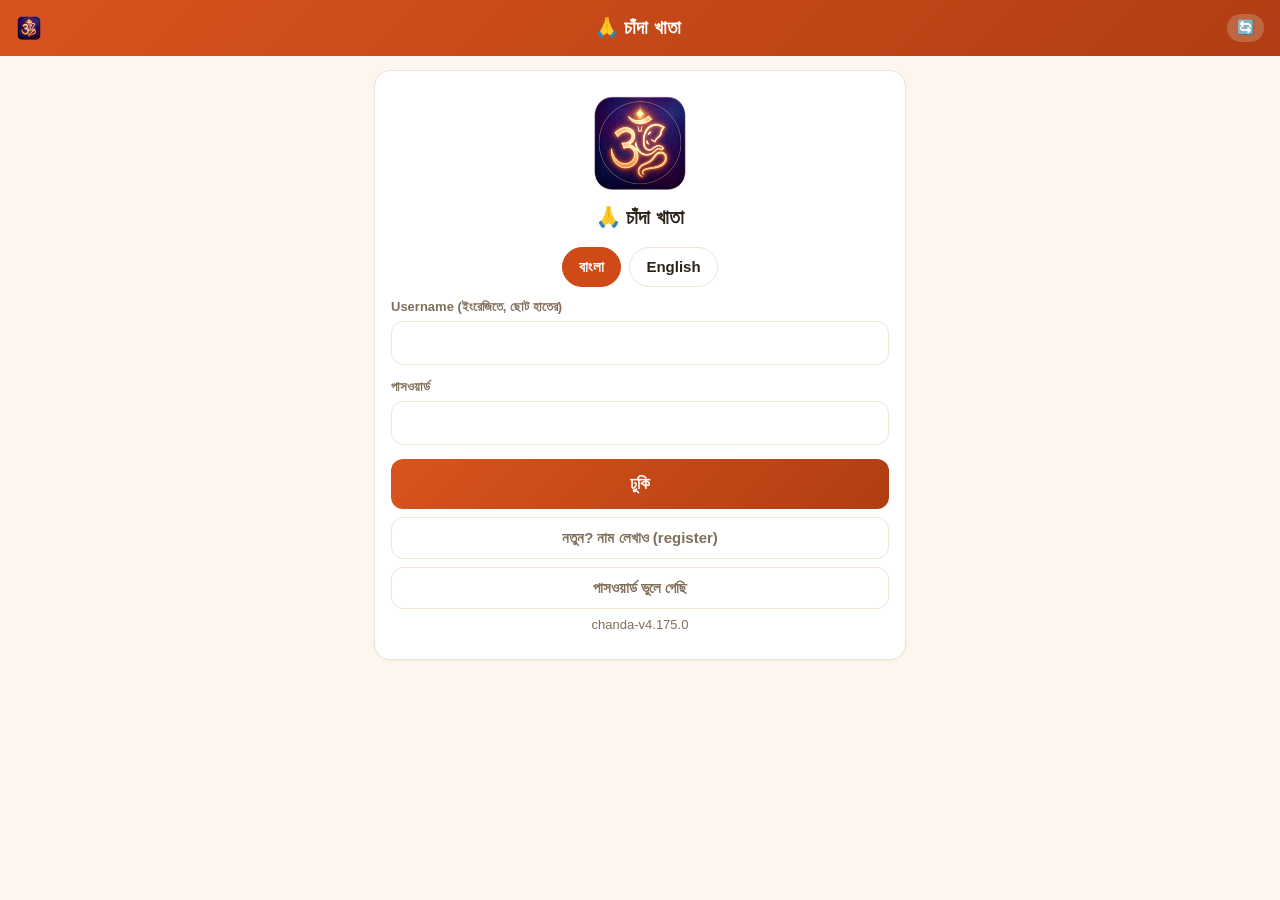
<file: index.html>
<!DOCTYPE html>
<html lang="bn">
<head>
<meta charset="utf-8">
<meta name="viewport" content="width=device-width, initial-scale=1, viewport-fit=cover">
<meta name="theme-color" content="#d9531e">
<title>চাঁদা খাতা — Ganesh Puja</title>
<link rel="manifest" href="manifest.webmanifest">
<link rel="icon" href="icons/icon-192.png" type="image/png">
<!-- A66 (audit 2.16): iOS. Four gaps, each of which cost an iPhone collector
     something real.
     · apple-touch-icon pointed at the 512px PNG — 316 KB downloaded for a
       home-screen icon, and WITH an alpha channel, which iOS composites onto
       BLACK before applying its own squircle mask. A flattened 180×180 on the
       tile's own colour is 48 KB and lands the way it was drawn.
     · without apple-mobile-web-app-capable, iOS Safari never runs this
       standalone: an "installed" icon just reopens a browser tab, with the
       address bar eating a line of a small screen.
     · black-translucent lets the saffron header run under the status bar. Safe
       because the CSS already pads with env(safe-area-inset-top) — with a
       plain `default` the phone draws a white strip above an orange header.
     · a home-screen label of "চাঁদা খাতা — Ganesh Puja" is truncated to
       nonsense; apple-mobile-web-app-title gives it the short name. -->
<link rel="apple-touch-icon" sizes="180x180" href="icons/apple-touch-icon.png">
<meta name="apple-mobile-web-app-capable" content="yes">
<meta name="apple-mobile-web-app-status-bar-style" content="black-translucent">
<meta name="apple-mobile-web-app-title" content="চাঁদা খাতা">
<meta name="mobile-web-app-capable" content="yes">
<link rel="stylesheet" href="css/style.css">
</head>
<body>
<header>
  <img id="app-logo" src="icons/icon-192.png" alt="" width="26" height="26" style="border-radius:7px;vertical-align:middle;margin-right:7px">
  <span id="app-title">🙏 চাঁদা খাতা</span>
  <span class="hdr-right">
    <!-- A144: the 👁️ curtain. Lives in the HEADER on purpose — a curtain whose
         state you cannot see from every screen is a curtain somebody forgets is
         drawn, and then spends an afternoon looking for missing money. Hidden
         unless this person can see a confidential kind at all. -->
    <button id="hdr-curtain" type="button" hidden>👁️</button>
    <button id="hdr-refresh" type="button">🔄</button>
    <span id="sync-badge" class="badge ok">✅</span>
  </span>
</header>
<div id="training-bar" role="status" style="display:none"></div>
<div id="net-bar" role="status" style="display:none"></div>
<main id="view"></main>
<nav id="bottomnav">
  <button data-nav="home">🏠<span>হোম</span></button>
  <button data-nav="list">📒<span>খাতা</span></button>
  <button data-nav="report">📊<span>রিপোর্ট</span></button>
  <button data-nav="messages">💬<span>বার্তা</span><i class="nav-dot" id="msg-dot" hidden></i></button>
  <!-- A153: the অনুষ্ঠান gets its own tab, holding everything about it. Hidden
       unless the committee is running one AND this person is on it — see
       programTabOn(). Its label comes from t('nav_program'). -->
  <button data-nav="program" hidden>🎭<span>অনুষ্ঠান</span></button>
  <button data-nav="settings">⚙️<span>সেটিংস</span></button>
</nav>
<script src="js/config.js"></script>
<script src="js/i18n.js"></script>
<script src="js/numparse.js"></script>
<script src="js/aggregate.js"></script>
<script src="js/db.js"></script>
<script src="js/auth.js"></script>
<script src="js/help.js"></script>
<script src="js/voice.js"></script>
<script src="js/sync.js"></script>
<script src="js/lists.js"></script>
<script src="js/app.js"></script>
</body>
</html>
</file>
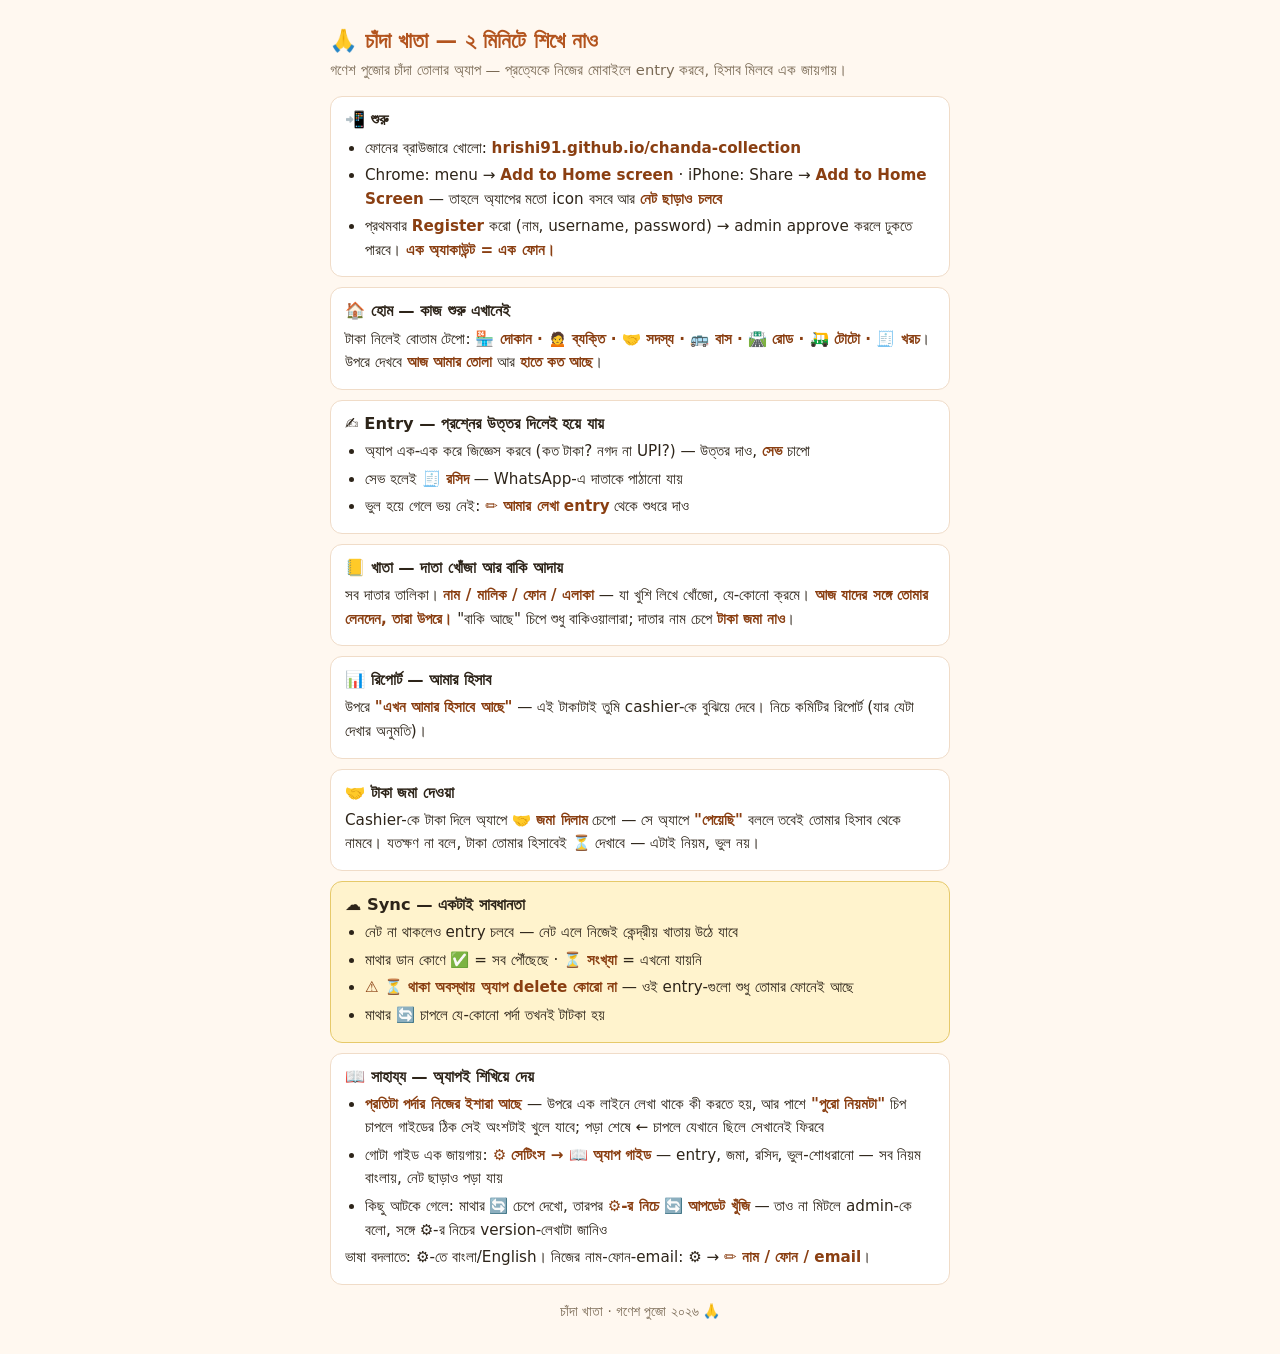
<file: docs/user-guide/quick-intro.html>
<!doctype html>
<html lang="bn">
<head>
<meta charset="utf-8">
<meta name="viewport" content="width=device-width, initial-scale=1">
<title>চাঁদা খাতা — ২ মিনিটে শিখে নাও</title>
<style>
  body { font-family: "Noto Sans Bengali", system-ui, sans-serif; margin: 0; padding: 16px;
         background: #fff8f0; color: #2d2419; line-height: 1.55; }
  main { max-width: 620px; margin: 0 auto; }
  h1 { font-size: 1.35rem; margin: 8px 0 2px; color: #b3541e; }
  .sub { color: #7a6a55; font-size: .92rem; margin-bottom: 14px; }
  section { background: #fff; border: 1px solid #f0dcc8; border-radius: 12px;
            padding: 10px 14px; margin: 10px 0; }
  h2 { font-size: 1.02rem; margin: 0 0 4px; }
  p, li { font-size: .95rem; margin: 4px 0; }
  ul { margin: 4px 0; padding-left: 20px; }
  b { color: #8a3f12; }
  .warn { background: #fff3cd; border-color: #e6c96a; }
  .foot { text-align: center; color: #7a6a55; font-size: .85rem; margin: 16px 0; }
  @media print { body { background: #fff; } section { break-inside: avoid; } }
</style>
</head>
<body>
<main>
<h1>🙏 চাঁদা খাতা — ২ মিনিটে শিখে নাও</h1>
<div class="sub">গণেশ পুজোর চাঁদা তোলার অ্যাপ — প্রত্যেকে নিজের মোবাইলে entry করবে, হিসাব মিলবে এক জায়গায়।</div>

<section>
<h2>📲 শুরু</h2>
<ul>
<li>ফোনের ব্রাউজারে খোলো: <b>hrishi91.github.io/chanda-collection</b></li>
<li>Chrome: menu → <b>Add to Home screen</b> · iPhone: Share → <b>Add to Home Screen</b> — তাহলে অ্যাপের মতো icon বসবে আর <b>নেট ছাড়াও চলবে</b></li>
<li>প্রথমবার <b>Register</b> করো (নাম, username, password) → admin approve করলে ঢুকতে পারবে। <b>এক অ্যাকাউন্ট = এক ফোন।</b></li>
</ul>
</section>

<section>
<h2>🏠 হোম — কাজ শুরু এখানেই</h2>
<p>টাকা নিলেই বোতাম টেপো: <b>🏪 দোকান · 🙍 ব্যক্তি · 🤝 সদস্য · 🚌 বাস · 🛣️ রোড · 🛺 টোটো · 🧾 খরচ</b>। উপরে দেখবে <b>আজ আমার তোলা</b> আর <b>হাতে কত আছে</b>।</p>
</section>

<section>
<h2>✍️ Entry — প্রশ্নের উত্তর দিলেই হয়ে যায়</h2>
<ul>
<li>অ্যাপ এক-এক করে জিজ্ঞেস করবে (কত টাকা? নগদ না UPI?) — উত্তর দাও, <b>সেভ</b> চাপো</li>
<li>সেভ হলেই <b>🧾 রসিদ</b> — WhatsApp-এ দাতাকে পাঠানো যায়</li>
<li>ভুল হয়ে গেলে ভয় নেই: <b>✏️ আমার লেখা entry</b> থেকে শুধরে দাও</li>
</ul>
</section>

<section>
<h2>📒 খাতা — দাতা খোঁজা আর বাকি আদায়</h2>
<p>সব দাতার তালিকা। <b>নাম / মালিক / ফোন / এলাকা</b> — যা খুশি লিখে খোঁজো, যে-কোনো ক্রমে। <b>আজ যাদের সঙ্গে তোমার লেনদেন, তারা উপরে।</b> "বাকি আছে" চিপে শুধু বাকিওয়ালারা; দাতার নাম চেপে <b>টাকা জমা নাও</b>।</p>
</section>

<section>
<h2>📊 রিপোর্ট — আমার হিসাব</h2>
<p>উপরে <b>"এখন আমার হিসাবে আছে"</b> — এই টাকাটাই তুমি cashier-কে বুঝিয়ে দেবে। নিচে কমিটির রিপোর্ট (যার যেটা দেখার অনুমতি)।</p>
</section>

<section>
<h2>🤝 টাকা জমা দেওয়া</h2>
<p>Cashier-কে টাকা দিলে অ্যাপে <b>🤝 জমা দিলাম</b> চেপো — সে অ্যাপে <b>"পেয়েছি"</b> বললে তবেই তোমার হিসাব থেকে নামবে। যতক্ষণ না বলে, টাকা তোমার হিসাবেই ⏳ দেখাবে — এটাই নিয়ম, ভুল নয়।</p>
</section>

<section class="warn">
<h2>☁️ Sync — একটাই সাবধানতা</h2>
<ul>
<li>নেট না থাকলেও entry চলবে — নেট এলে নিজেই কেন্দ্রীয় খাতায় উঠে যাবে</li>
<li>মাথার ডান কোণে <b>✅</b> = সব পৌঁছেছে · <b>⏳ সংখ্যা</b> = এখনো যায়নি</li>
<li><b>⚠️ ⏳ থাকা অবস্থায় অ্যাপ delete কোরো না</b> — ওই entry-গুলো শুধু তোমার ফোনেই আছে</li>
<li>মাথার <b>🔄</b> চাপলে যে-কোনো পর্দা তখনই টাটকা হয়</li>
</ul>
</section>

<section>
<h2>📖 সাহায্য — অ্যাপই শিখিয়ে দেয়</h2>
<ul>
<li><b>প্রতিটা পর্দার নিজের ইশারা আছে</b> — উপরে এক লাইনে লেখা থাকে কী করতে হয়, আর পাশে <b>"পুরো নিয়মটা"</b> চিপ চাপলে গাইডের ঠিক সেই অংশটাই খুলে যাবে; পড়া শেষে ← চাপলে যেখানে ছিলে সেখানেই ফিরবে</li>
<li>গোটা গাইড এক জায়গায়: <b>⚙️ সেটিংস → 📖 অ্যাপ গাইড</b> — entry, জমা, রসিদ, ভুল-শোধরানো — সব নিয়ম বাংলায়, নেট ছাড়াও পড়া যায়</li>
<li>কিছু আটকে গেলে: মাথার <b>🔄</b> চেপে দেখো, তারপর <b>⚙️-র নিচে 🔄 আপডেট খুঁজি</b> — তাও না মিটলে admin-কে বলো, সঙ্গে ⚙️-র নিচের version-লেখাটা জানিও</li>
</ul>
<p>ভাষা বদলাতে: ⚙️-তে বাংলা/English। নিজের নাম-ফোন-email: ⚙️ → <b>✏️ নাম / ফোন / email</b>।</p>
</section>

<div class="foot">চাঁদা খাতা · গণেশ পুজো ২০২৬ 🙏</div>
</main>
</body>
</html>
</file>
<file: css/style.css>
* { box-sizing: border-box; margin: 0; -webkit-tap-highlight-color: transparent; }
:root {
  /* A341: real dark palette now exists (end of file) — so the page declares BOTH
     and owns dark itself, instead of pinning light to block Android's auto-dark
     (the A285 reason). Light below is byte-for-byte unchanged; dark is additive. */
  color-scheme: light dark;
  --saffron: #d9531e; --saffron-dark: #b03e12; --gold: #f6b93b; --gold-ink: #8a5a00;
  /* A177: the same saffron, one step darker, for the places where SMALL white
     text sits on it. #d9531e against white measures 4.03:1 — under the 4.5 that
     normal text needs, and the worst-placed instance is the SELECTED filter
     chip, which is exactly what a person reads to know where they are. #cf4a17
     measures 4.52:1 and is not visibly a different colour. The brand saffron is
     untouched: headers and gradients keep it, because their text is large and
     large text clears at 3:1. */
  --saffron-ontext: #cf4a17;
  /* A285: there is no dark palette yet, and that is a roadmap item. What is NOT
     a roadmap item is Android Chrome's auto-dark inverting this page with its
     own algorithm — which would let the phone's maker decide what colour a
     collector sees money in. Declared light until a real dark palette exists;
     then this line changes rather than being remembered.
     A285: a green dark enough for SMALL text, the same way --gold-ink and
     --saffron-ontext already exist. --green (#1e8f4d) measures 3.85:1 on the
     cream and 3.91 on the green panel — fine for the 34px hero (large text
     clears at 3:1), under the 4.5 that a 15.5px bold "হাতে আছে ₹4,16,850"
     needs. #1a7a42 measures 5.02 / 5.09 and is not visibly a different green. */
  --green-ink: #1a7a42;
  --bg: #fdf6ee; --card: #ffffff; --ink: #2d2418; --sub: #7f6f5b; /* A64 (audit 2.13): was #8a7a66 = 3.88:1 on --bg, below WCAG AA,
     and it is the colour of every secondary line in the app — the collector's
     name, every row-sub, every hint, the dues under each donor. Read outdoors,
     in sunlight, on a cheap screen. #7f6f5b is the smallest darkening of the
     SAME hue that clears 4.5:1 on both --bg (4.53) and --card (4.85), so
     nothing about the look changes except that it can be read. */
  --green: #1e8f4d; --red: #c62828; --line: #f0e4d4;
}
html, body { height: 100%; }
body {
  font-family: -apple-system, "Noto Sans Bengali", "Hind Siliguri", sans-serif;
  background: var(--bg); color: var(--ink); font-size: 16px;
}
header {
  position: sticky; top: 0; z-index: 10;
  background: linear-gradient(135deg, var(--saffron), var(--saffron-dark));
  color: #fff; padding: 14px 16px; font-size: 19px; font-weight: 700;
  display: flex; justify-content: space-between; align-items: center;
  padding-top: calc(14px + env(safe-area-inset-top));
}
.hdr-right { display: flex; align-items: center; gap: 8px; }
/* A129: the visible form of pull-to-refresh — same pill as the sync badge so
   the header reads as one "sync corner", not two unrelated controls */
/* A285: 34×28 and 33×25, side by side in the hardest corner of the screen —
   and 🔄 is the button a collector presses when the cashier says their money is
   not showing. docs/pending.md records 44px on "every button, chip, back-bar,
   void-btn and input"; these three were never in that list. */
#hdr-refresh, #hdr-curtain { background: rgba(255,255,255,.2); border: 0; color: #fff;
  font-size: 14px; padding: 4px 10px; border-radius: 99px; cursor: pointer; line-height: 1.4;
  position: relative; }
/* A285: the TARGET is 44px; the pill is not. Setting min-height on the pills
   themselves was tried and measured — it pushed the header from 57px to 72px,
   which is fifteen pixels off every screen in the app to fix a tap. An
   invisible overlay inside the button gets the same finger and costs no
   layout. */
#hdr-refresh::after, #hdr-curtain::after, .hdr-right .badge::after {
  content: ''; position: absolute; top: 50%; left: 50%;
  width: 44px; height: 44px; transform: translate(-50%, -50%);
}
#hdr-refresh:active, #hdr-curtain:active { background: rgba(255,255,255,.35); }
/* A144: a DRAWN curtain has to be unmistakable from every screen. An icon swap
   alone (👁️ → 🙈) is too quiet at header size — somebody forgets it is on and
   goes looking for money that was never missing. So the pill also lights up. */
#hdr-curtain[aria-pressed="true"] { background: var(--gold); color: var(--ink); font-weight: 700; }
.badge { font-size: 13px; padding: 4px 10px; border-radius: 99px; cursor: pointer; font-weight: 600; position: relative; }
.badge.ok { background: rgba(255,255,255,.2); }
.badge.warn { background: var(--gold); color: var(--ink); }
/* A54: a refused entry is not a pending one — its own colour, so the header
   cannot read as "all done" while money sits in nobody's book. */
.badge.rejected { background: #c0392b; color: #fff; }
/* A31: the "your app is behind" line under Settings — has to read as a warning
   on the grey .empty text it sits inside, or it reads as decoration. */
b.warn { color: var(--saffron-dark); }
main { padding: 14px 14px 90px; max-width: 560px; margin: 0 auto; }
/* A91: `hidden` must actually hide it — the rule below sets display:flex, which
   beats the attribute's default styling. Without this the tabs stayed visible
   on the login screen and the fix looked applied while changing nothing. */
nav#bottomnav[hidden] { display: none; }
nav#bottomnav {
  position: fixed; bottom: 0; left: 0; right: 0; z-index: 10;
  display: flex; background: var(--card); border-top: 1px solid var(--line);
  padding-bottom: env(safe-area-inset-bottom);
}
#bottomnav button {
  flex: 1; border: 0; background: none; padding: 8px 0 6px; font-size: 20px;
  color: var(--sub); display: flex; flex-direction: column; align-items: center; gap: 2px;
  position: relative; /* anchors the unread dot */
}
/* five tabs on a 320px phone: let the labels shrink rather than wrap */
#bottomnav button span { max-width: 100%; overflow: hidden; text-overflow: ellipsis; white-space: nowrap; }
/* A84: 11px → 12px. Five labels every user reads all day, in Bengali, on a
   cheap screen. Measured at 375px afterwards: still one line, no ellipsis. */
#bottomnav button span { font-size: 12px; font-weight: 600; }
#bottomnav button.on { color: var(--saffron); }
.hero {
  background: linear-gradient(135deg, #fff4e2, #ffe9d2); border: 1px solid var(--line);
  border-radius: 16px; padding: 16px; font-weight: 700; font-size: 17px;
}
.hero-sub { font-weight: 400; font-size: 14px; color: var(--sub); margin-top: 6px; }

/* A64 (audit 2.12): the right-now figure on home. A button, because a bare
   money figure invites "made of what?" and আমার হিসাব answers exactly that.
   Styled as part of the hero rather than as a tile — it is a fact about the
   collector, not another thing to do. */
/* A84: 44px is the smallest thing a thumb reliably hits, and these four sat
   under it — found by walking every screen at 375px rather than reading the
   CSS. Three of them are in a collector's hand in a street, one-handed, with a
   bag in the other; the fourth is the admin's. Bengali conjuncts also need more
   than 12px to stay legible on a cheap screen at arm's length.
   min-height rather than more padding, so nothing moves on the page. */
.hero-hold {
  display: block; width: 100%; margin-top: 8px; padding: 8px 12px; min-height: 44px;
  background: rgba(255,255,255,.72); border: 1px solid var(--line);
  border-radius: 12px; font-family: inherit; font-size: 14px; font-weight: 600;
  color: var(--ink); text-align: left; cursor: pointer;
}
.hero-hold b { font-size: 16px; }
/* A293: keep the figure and its › one unit, so at 320px the chevron never drops
   to a line of its own under the amount. */
.nowrap { white-space: nowrap; }

/* A77: the offline strip. Its own element, not a fourth state of the training
   bar — a collector can be offline AND in training mode at once, and one slot
   would have to pick a winner. Grey rather than red: being offline is normal
   and expected here, it is not an error. */
/* A77: the printed report is a table, not a phone list. Borders and a repeating
   header row, because these sheets run to several pages and a column nobody can
   name halfway down is a column nobody trusts. */
.p-table { width: 100%; border-collapse: collapse; font-size: 11px; margin: 6px 0 14px; }
.p-table th, .p-table td { border: 1px solid #bbb; padding: 4px 6px; text-align: left; }
.p-table th { background: #f0e8dc; font-weight: 700; }
.p-table td.p-num { text-align: right; white-space: nowrap; }
.p-table thead { display: table-header-group; }
.p-table tr { break-inside: avoid; }
#print-area h3 { font-size: 13px; margin: 12px 0 4px; }

#net-bar {
  background: #ece4d8; color: #4a4034; text-align: center;
  font-size: 13px; font-weight: 600; padding: 6px 12px; line-height: 1.35;
  border-bottom: 1px solid #d9cdba;
}

.section { margin: 18px 4px 8px; font-weight: 700; color: var(--sub); font-size: 13px; text-transform: uppercase; letter-spacing: .4px; }
/* A139: the report screen's two floors — "my money" and "everyone's" — drawn
   as ZONES, not as labels. The band is full width and the zone carries a tint
   and a left edge all the way down, so the boundary is still visible after
   three screens of scrolling, which is where a header at the top is of no use
   whatever. Warm = mine, cool = the committee's. */
.zone { border-radius: 16px; padding: 10px 10px 12px; margin: 14px 0; }
.zone.mine { background: #fff4ea; border: 1px solid #f3d9c2; border-left: 5px solid var(--saffron); }
.zone.all  { background: #f2f5fa; border: 1px solid #dbe4f0; border-left: 5px solid #5b7fae; }
.zone-hd {
  display: flex; flex-wrap: wrap; align-items: baseline; gap: 4px 10px;
  font-size: 16.5px; font-weight: 800; color: var(--ink);
  margin: 2px 2px 8px; padding-bottom: 8px; border-bottom: 1px solid;
}
.zone.mine .zone-hd { border-bottom-color: #f0d0b4; }
.zone.all  .zone-hd { border-bottom-color: #d3ddeb; }
.zone-hd .who { font-size: 12.5px; font-weight: 600; color: var(--sub); }
/* the cards inside a zone sit ON the tint, so they keep their own white */
.zone .card, .zone .sum-hero { background: var(--card); }
@media print { .zone { background: none; border: 0; padding: 0; } }
.grid { display: grid; grid-template-columns: 1fr 1fr; gap: 10px; }
.grid.one { grid-template-columns: 1fr; margin-top: 10px; }
.tile {
  background: var(--card); border: 1px solid var(--line); border-radius: 14px;
  padding: 18px 10px; font-size: 15px; font-weight: 700; color: var(--ink);
  box-shadow: 0 1px 3px rgba(0,0,0,.05); cursor: pointer;
}
.tile:active { transform: scale(.97); }
.card {
  background: var(--card); border: 1px solid var(--line); border-radius: 16px;
  padding: 16px; margin-bottom: 12px; box-shadow: 0 1px 3px rgba(0,0,0,.05);
}
.card-title { font-weight: 700; font-size: 17px; margin-bottom: 10px; }
.card.center { text-align: center; }
.big-emoji { font-size: 52px; margin: 10px 0; }
button.primary {
  background: linear-gradient(135deg, var(--saffron), var(--saffron-dark)); color: #fff;
  border: 0; border-radius: 12px; padding: 12px 20px; font-size: 16px; font-weight: 700; cursor: pointer;
}
button.primary:disabled { opacity: .5; }
button.ghost {
  background: none; border: 1.5px solid var(--line); border-radius: 12px;
  padding: 11px 18px; font-size: 15px; color: var(--sub); font-weight: 600; cursor: pointer;
}
button.big { padding: 15px 22px; font-size: 17px; }
button.block { display: block; width: 100%; margin: 8px 0; }
/* A83: 44px is the smallest thing a thumb hits reliably, and ← পেছনে was 40 —
   the one control on every drill-in screen, tapped by people standing in a
   street. min-height rather than more padding, so the label does not move. */
/* A125 (trial: "back is not floating on the help screen — I have to go to the
   top"): the ← rides along as the page scrolls, on EVERY long screen — the
   guide today, the anomaly desk and the handover book tomorrow. Sticky needs a
   solid background (ghost buttons are transparent, and a see-through bar over
   scrolling text is unreadable) and a z-index above the cards. */
/* A285: it stuck at top:8 with a z-index ABOVE the header, so on any long
   screen a cream box slid over the saffron bar and covered half of
   "🙏 চাঁদা খাতা". Header measures ~57px (≈49px under the 360px breakpoint);
   the back bar sticks below it. */
button.back-bar { margin: 0 0 12px; padding: 8px 14px; font-size: 14px; min-height: 44px;
  position: sticky; top: calc(60px + env(safe-area-inset-top)); z-index: 9; background: var(--bg); }
.help-p { font-size: 14.5px; line-height: 1.65; color: var(--sub); margin: 8px 0; }
.help-p b { color: var(--ink); }
.row.voided b { text-decoration: line-through; color: var(--sub); }
.void-tag { color: var(--red); font-weight: 700; }
button.void-btn { padding: 7px 12px; font-size: 13.5px; min-height: 44px; margin-left: 8px; border-color: var(--red); color: var(--red); }
#notif-banner:not(:empty) { margin-bottom: 12px; display: flex; flex-direction: column; gap: 8px; }
button.notif-item { width: 100%; text-align: left; background: #fff4e2; border: 1px solid #f0c98a;
  color: var(--ink); border-radius: 12px; padding: 12px 14px; font-size: 14.5px; font-weight: 600; cursor: pointer; }
.flow-title { font-weight: 700; font-size: 16px; margin-bottom: 12px; color: var(--sub); }
.chat { display: flex; flex-direction: column; gap: 8px; margin-bottom: 14px; }
.bubble { max-width: 85%; padding: 11px 15px; border-radius: 16px; font-size: 16px; line-height: 1.45; }
.bubble.q { background: var(--card); border: 1px solid var(--line); align-self: flex-start; border-bottom-left-radius: 4px; }
.bubble.q.now { border-color: var(--saffron); font-weight: 700; font-size: 18px; }
.bubble.a { background: #e8f5ec; color: var(--green); font-weight: 700; align-self: flex-end; border-bottom-right-radius: 4px; }
.input-row { display: flex; gap: 8px; }
.input-row input {
  flex: 1; min-width: 0; padding: 13px 14px; font-size: 17px; border: 1.5px solid var(--line);
  border-radius: 12px; background: var(--card); color: var(--ink);
}
.input-row input:focus { outline: none; border-color: var(--saffron); }
.mic {
  border: 1.5px solid var(--line); background: var(--card); border-radius: 12px;
  font-size: 20px; padding: 0 14px; cursor: pointer;
}
.mic.rec { background: var(--red); border-color: var(--red); animation: pulse 1s infinite; }
@keyframes pulse { 50% { opacity: .6; } }
.hint { color: var(--sub); font-size: 13px; margin: 8px 4px; min-height: 18px; }
.hint.ok-hint { color: var(--green); font-weight: 600; }
.hint.err-hint { color: var(--red); font-weight: 600; }
.auth-err {
  background: #fdecea; color: var(--red); border: 1px solid #f5c6c2;
  border-radius: 10px; padding: 10px 14px; font-size: 14px; font-weight: 600;
  margin: 6px 0 10px; text-align: left; line-height: 1.4;
}
.chips { display: flex; flex-wrap: wrap; gap: 8px; margin: 6px 0 12px; }
/* A87: the ledger's filter row scrolls sideways instead of wrapping. Measured
   on a 320px phone it was three lines and 154px — 59% of the screen spent
   before the first donor, two donors visible. One line gives that back without
   shrinking a single tap target. `scroll-padding` and the fading right edge are
   what tell a thumb there is more to the right. */
.chips.tabs {
  flex-wrap: nowrap; overflow-x: auto; scrollbar-width: none;
  -webkit-overflow-scrolling: touch; scroll-snap-type: x proximity;
  padding-right: 18px; margin-bottom: 10px;
  -webkit-mask-image: linear-gradient(to right, #000 calc(100% - 18px), transparent);
          mask-image: linear-gradient(to right, #000 calc(100% - 18px), transparent);
}
.chips.tabs::-webkit-scrollbar { display: none; }
.chips.tabs .chip { flex: 0 0 auto; scroll-snap-align: start; }
/* A130: the 18px fade alone read as "the tabs are cut off"; a › that hides
   once the row is scrolled to its end says "more this way" instead */
.tabs-wrap { position: relative; }
.tabs-wrap .tabs-more { position: absolute; right: 0; top: 0; bottom: 10px; width: 28px;
  display: flex; align-items: center; justify-content: flex-end; pointer-events: none;
  font-size: 20px; font-weight: 700; color: var(--saffron-dark);
  background: linear-gradient(to right, transparent, var(--bg) 72%);
  transition: opacity .15s; }
select.chip { appearance: none; -webkit-appearance: none; max-width: 52vw; }
.chips.center { justify-content: center; }
.chip {
  border: 1.5px solid var(--line); background: var(--card); color: var(--ink);
  border-radius: 99px; padding: 10px 16px; font-size: 15px; font-weight: 600; cursor: pointer;
}
.chip.on { background: var(--saffron-ontext); border-color: var(--saffron-ontext); color: #fff; }
/* A293: an icon-only chip (🧾) is a single glyph, so .chip's text padding left it
   50×43 — under the 44 tap floor the rest of the app keeps (A84, void-btn). A
   square 44×44 target, centred, without touching text chips. */
.chip.icon { min-width: 44px; min-height: 44px; padding: 6px; display: inline-flex;
  align-items: center; justify-content: center; }
/* A293: the destructive admin actions (block / stand-down / reset password) read
   as the same grey ghost as ✏️ rename. Same red-on-white as void-btn, so "this
   one is different" is visible before the tap, not only in the confirm dialog. */
.chip.danger { border-color: var(--red); color: var(--red); }
/* A293: the payment-history row at 320px — the date "2026-09-01" broke mid-token
   because the left column had no room to shrink into. Let it take the slack and
   keep the date whole; the collector line ellipsises instead of wrapping. */
.hist-main { flex: 1 1 auto; min-width: 0; }
.hist-main .d { white-space: nowrap; }
.hist-main .row-sub { overflow: hidden; text-overflow: ellipsis; white-space: nowrap; }
.flow-actions { display: flex; gap: 10px; margin-top: 10px; }
.flow-actions .primary { flex: 1; }
.search {
  width: 100%; padding: 12px 14px; font-size: 16px; border: 1.5px solid var(--line);
  border-radius: 12px; margin-bottom: 10px; background: var(--card);
}
/* A297: a search box with its voice 🎤 beside it — the box takes the slack, the
   mic is a fixed 44-wide tap target that lines up with the box's height. */
.search-row { display: flex; gap: 8px; align-items: stretch; }
.search-row .search { flex: 1; margin-bottom: 10px; }
.mic-search { flex: 0 0 auto; margin-bottom: 10px; min-width: 44px; }
.tabs { margin-bottom: 12px; }
.row {
  display: flex; justify-content: space-between; align-items: center; gap: 10px;
  background: var(--card); border: 1px solid var(--line); border-radius: 12px;
  padding: 12px 14px; margin-bottom: 8px; cursor: pointer;
}
.row-sub { color: var(--sub); font-size: 12.5px; margin-top: 2px; }
/* A99: the phone-version mark, inline on the name instead of a row of its own.
   Normal weight and muted, so it reads as a footnote to the name and never
   competes with it — the name is what the admin is scanning for. */
.ver-mark { color: var(--sub); font-size: 12px; font-weight: 400; white-space: nowrap; }
.ver-mark.warn { color: var(--red); font-weight: 600; }
.row-right { text-align: right; font-size: 14px; font-weight: 600; }
.due-chip { display: block; color: var(--red); font-size: 12px; }
.ok-chip { display: block; font-size: 12px; }
.stat3 { display: flex; gap: 8px; margin: 12px 0; }
.stat3 > div { flex: 1; background: var(--bg); border-radius: 10px; padding: 10px 8px; text-align: center; }
.stat3 span { display: block; font-size: 11.5px; color: var(--sub); margin-bottom: 3px; }
.stat3 b { font-size: 15.5px; }
.stat3 .green b, .green b { color: var(--green-ink); }
.stat3 .red b, .red b { color: var(--red); }
/* A137: gold as TEXT, not as a swatch. --gold (#f6b93b) is a background colour
   — on white it measures about 1.9:1, unreadable outdoors, which is exactly
   where this app is used. This is the same hue taken dark enough to pass. */
.stat3 .gold b, .gold b { color: var(--gold-ink); }
.empty { text-align: center; color: var(--sub); padding: 26px 10px; font-size: 14px; }
.field { margin-bottom: 14px; text-align: left; }
.field label { display: block; font-size: 13px; font-weight: 700; color: var(--sub); margin-bottom: 6px; }
/* Dropdowns match the text inputs beside them — the member form puts a select
   and an input in the same column, and two different shapes read as two
   different kinds of field. */
.field select {
  width: 100%; padding: 12px 14px; font-size: 16px; border: 1.5px solid var(--line);
  border-radius: 12px; background: var(--card); color: var(--ink); appearance: none;
}
.field select:disabled, .field select option:disabled { color: var(--sub); }
.field input {
  width: 100%; padding: 12px 14px; font-size: 16px; border: 1.5px solid var(--line);
  border-radius: 12px; background: var(--card); color: var(--ink);
}
.onboard h2 { margin: 8px 0 18px; font-size: 20px; }
.toast {
  position: fixed; bottom: 86px; left: 50%; transform: translateX(-50%) translateY(20px);
  /* A285: see the ladder below — two at once used to land in one slot. */
  background: var(--ink); color: #fff; padding: 11px 20px; border-radius: 99px;
  font-size: 15px; font-weight: 600; opacity: 0; transition: all .25s; z-index: 99;
  /* A64 (audit 2.13): was `nowrap` + ellipsis, so anything past ~35 characters
     was cut off mid-sentence — and the messages that matter most are the long
     ones: "টাকা জমা হয়নি: সার্ভার বলছে …", the rejected-row warning, the
     offline-not-ready notice. A message truncated to "টাকা জমা হয়নি: সা…"
     tells the collector something went wrong and nothing about what. */
  /* width: max-content or a fixed element shrinks to fit and wraps far
     earlier than it needs to — measured 188px of an available 337px, turning a
     two-line message into five. */
  width: max-content; max-width: min(90vw, 420px);
  white-space: normal; text-align: center; line-height: 1.35; word-break: break-word;
}
.toast.show { opacity: 1; transform: translateX(-50%) translateY(0); }
/* A285: js/app.js appends a fresh .toast per message and CSS put every one in
   the same slot, so two at once printed on top of each other — measured
   identical rects, y 684→726. Likeliest TODAY, on a first install: "the app is
   not ready offline yet — ⚙️ → 🔄" fires beside the notification count, and it
   is the INSTRUCTION that ends up underneath.
   A stepped `bottom` ladder was tried first and measured STILL OVERLAPPING: the
   offline message wraps to two lines (62px) and any fixed step is a guess about
   a height that depends on the text and the language. A column that stacks by
   its own contents cannot be wrong. */
#toasts {
  position: fixed; bottom: 86px; left: 0; right: 0; z-index: 99;
  display: flex; flex-direction: column-reverse; align-items: center; gap: 8px;
  pointer-events: none; padding: 0 12px;
}
/* the column ignores taps; the toasts in it do not — ✖️ Undo lives on one. */
#toasts .toast { position: static; transform: translateY(20px); pointer-events: auto; }
#toasts .toast.show { transform: translateY(0); }
.toast-undo {
  display: flex; align-items: center; gap: 12px; white-space: normal;
}
/* A70 (audit #2 U6): `padding: 2px 0` — no horizontal padding at all, and a
   computed height of ~22 px against a 44 px minimum. This is the ONLY escape
   hatch after an instant save, it lives inside a toast, and it disappears after
   5 seconds. A 22 px zero-side-padding target with a 5-second deadline, on a
   phone held one-handed in a crowd at night, will lose money entries.
   The negative margin keeps the toast visually the same size while roughly
   tripling the hit area — the button grows, the bubble does not. */
.toast-undo-btn {
  background: none; border: 0; color: var(--gold); font-size: 15px; font-weight: 700;
  padding: 11px 14px; margin: -9px -6px -9px 0;
  /* A73 (audit #5 V12): min-height makes 44px a GUARANTEE. Without it the
     height came out ~43px and depended on the UA control font's metrics for a
     Bengali label — a real improvement resting on a coincidence. font-family
     was missing too, unlike every sibling rule. */
  min-height: 44px; font-family: inherit; line-height: 1.2;
  cursor: pointer; text-transform: uppercase; letter-spacing: .3px;
}


/* ---- flow step transition: a light slide-in so rapid taps feel responsive
   instead of a jarring instant redraw (no JS, pure CSS on the newest bubble) ---- */
.bubble.q.now { animation: bubble-in .18s ease-out; }
@keyframes bubble-in { from { opacity: 0; transform: translateY(4px); } to { opacity: 1; transform: translateY(0); } }
.chips, .input-row, .flow-actions { animation: bubble-in .18s ease-out; }

/* ---- report print / save-as-PDF ---- */
#print-area { display: none; }
/* A87: the app had NO responsive rules at all — one padding, one type scale,
   from a 320px Android to a tablet. On the cheap phones this is actually used
   on, the ledger spent 59% of the screen before the first donor. The scrolling
   filter row took most of that back; this takes the rest, and only where it is
   needed. Nothing here shrinks a tap target — only the chrome around them. */
/* A89: the save button sticks above the bottom nav while there is something
   unsaved, and only then. A permission screen is 2.8 screens on a 320px phone;
   💾 sat below all of it. `bottom` clears the nav plus the home-indicator inset
   so it never lands under either. */
button.adm-stick {
  position: fixed; left: 12px; right: 12px; z-index: 20;
  bottom: calc(74px + env(safe-area-inset-bottom) + 26px);
  width: auto; box-shadow: 0 6px 20px rgba(0,0,0,.22);
}
.hint.adm-stick-hint {
  position: fixed; left: 12px; right: 12px; z-index: 20;
  bottom: calc(74px + env(safe-area-inset-bottom) + 4px);
  background: var(--bg); padding: 3px 0; border-radius: 8px;
}

@media (max-width: 360px) {
  header { padding: 10px 12px; font-size: 16.5px; }
  header { padding-top: calc(10px + env(safe-area-inset-top)); }
  main { padding: 10px 10px 86px; }
  .hero { padding: 12px; }
  .row { padding: 10px 12px; }
  .section { margin: 10px 0 6px; }
  button.back-bar { top: calc(52px + env(safe-area-inset-top)); }
}

@media print {
  body > *:not(#print-area) { display: none !important; }
  #print-area { display: block; padding: 6mm; color: #000; background: #fff; }
  #print-area .p-head { text-align: center; border-bottom: 2px solid #000; padding-bottom: 8px; margin-bottom: 14px; }
  #print-area .p-puja { font-size: 20px; font-weight: 700; }
  #print-area .p-sub { font-size: 14px; margin-top: 3px; }
  #print-area .p-meta { font-size: 11px; color: #444; margin-top: 3px; }
  #print-area .p-note { font-size: 11px; color: #555; margin: 2px 0 6px; } /* A327: calculation caption */
  #print-area .card { border: 1px solid #bbb; border-radius: 6px; padding: 10px; margin-bottom: 10px; box-shadow: none; background: #fff; }
  #print-area .row { display: flex; justify-content: space-between; padding: 5px 0; border-bottom: 1px dotted #ccc; }
  #print-area .stat3 { display: flex; gap: 6px; }
  #print-area .stat3 > div { flex: 1; border: 1px solid #ccc; border-radius: 6px; padding: 6px; text-align: center; background: #fff; }
  #print-area .green b { color: #000; } #print-area .red b { color: #000; }
  #print-area .gold b { color: #000; }
}

/* ---- admin panel collapsible groups ---- */
.adm-fold { background: var(--card); border-radius: 14px; margin: 10px 0; box-shadow: 0 1px 4px rgba(0,0,0,.06); overflow: hidden; }
.adm-fold summary { list-style: none; cursor: pointer; padding: 14px 16px; font-weight: 700; font-size: 15.5px; display: flex; align-items: center; gap: 4px; }
.adm-fold summary::-webkit-details-marker { display: none; }
.adm-fold summary::after { content: '▸'; margin-left: auto; color: var(--sub); transition: transform .15s; }
.adm-fold[open] summary::after { transform: rotate(90deg); }
.adm-fold-body { padding: 0 10px 10px; }

/* ---- handover: source categories grouped under their super-type ----
   every row shows 💵cash · 📱UPI · total so the collector never has to
   leave the screen to look a number up ---- */
.cat-group { background: var(--card); border: 1px solid var(--line); border-radius: 14px; margin-bottom: 10px; overflow: hidden; }
.cat-group-head {
  display: flex; align-items: center; gap: 8px; padding: 9px 12px;
  background: var(--bg); font-weight: 700; font-size: 13.5px; color: var(--sub);
}
.cat-group-sum { margin-left: auto; display: flex; align-items: baseline; gap: 8px; }
.cat-row {
  display: flex; align-items: center; gap: 8px; width: 100%; text-align: left;
  padding: 12px; border: 0; border-top: 1px solid var(--line);
  background: var(--card); color: var(--ink); font-size: 15px; cursor: pointer;
}
.cat-row .cat-name { font-weight: 600; }
.cat-row .cat-split, .cat-group-sum .cat-split { margin-left: auto; font-size: 12.5px; color: var(--sub); white-space: nowrap; }
.cat-row .cat-tot, .cat-group-sum .cat-tot { min-width: 62px; text-align: right; font-size: 15px; }
.cat-row.on { background: var(--saffron-ontext); color: #fff; }
.cat-row.on .cat-split { color: rgba(255,255,255,.85); }
.cat-selected {
  display: flex; align-items: baseline; gap: 8px; margin: 4px 2px 10px;
  font-size: 14px; font-weight: 700;
}
.cat-selected .cat-split { margin-left: auto; font-weight: 400; }

/* ---- handover sheet: per-category cash & UPI selection chips ---- */
.sh-actions { display: flex; gap: 8px; margin-bottom: 10px; }
.sh-row { display: flex; align-items: center; gap: 10px; padding: 10px 12px; border-top: 1px solid var(--line); flex-wrap: wrap; }
.sh-row .cat-name { flex: 1 1 auto; font-weight: 600; font-size: 15px; }
.hb-detail { flex-basis: 100%; }

/* ---- committee chat ---- */
.msg-list { max-height: 58vh; overflow-y: auto; padding: 4px 2px; }
.msg { background: var(--card); border: 1px solid var(--line); border-radius: 12px; padding: 8px 10px; margin-bottom: 8px; max-width: 88%; }
.msg.mine { margin-left: auto; background: #fff4e6; border-color: #f0d8b4; }
.msg.formeone { border-color: var(--saffron); border-width: 1.5px; }
.msg-who { font-size: 12px; font-weight: 700; color: var(--sub); display: flex; gap: 8px; }
.msg-when { margin-left: auto; font-weight: 400; opacity: .8; }
.msg-text { margin-top: 3px; font-size: 15px; white-space: pre-wrap; word-break: break-word; }
b.msg-at { color: var(--saffron); }
.msg-fail { margin-top: 4px; font-size: 12px; font-weight: 700; color: #c62828; }
.msg-compose { position: sticky; bottom: 0; background: var(--bg); padding-top: 6px; }
.nav-dot {
  position: absolute; top: 4px; right: 18%; min-width: 16px; height: 16px; line-height: 16px;
  border-radius: 99px; background: var(--sub); color: #fff; font-size: 10px; font-style: normal;
  font-weight: 700; text-align: center; padding: 0 4px;
}
.nav-dot.me { background: #c62828; }

/* ---- admin: one user open at a time ---- */
.adm-user { border: 1px solid var(--line); border-radius: 12px; background: var(--card); margin-bottom: 8px; overflow: hidden; }
.adm-user.open { border-color: var(--saffron); }
.adm-user-head {
  display: flex; align-items: center; gap: 10px; width: 100%; text-align: left;
  padding: 12px; border: 0; background: transparent; color: var(--ink); font-size: 15px; cursor: pointer;
}
.adm-user-name { flex: 1 1 auto; min-width: 0; }
.adm-user-name .row-sub { display: block; margin-top: 2px; white-space: nowrap; overflow: hidden; text-overflow: ellipsis; }
.adm-caret { flex: 0 0 auto; color: var(--sub); font-size: 18px; }
.adm-user-body { padding: 0 12px 12px; border-top: 1px solid var(--line); }
/* A285: 🙏 পুজো and 🎭 অনুষ্ঠান draw the SAME nine chips in the same order, and
   the only thing telling them apart was a 13px grey heading — the smallest,
   faintest text on a 2,500px page, and in English the bulk buttons read only
   "All" / "None". Same cure as A139's report zones, which are proven here:
   make each group a block, and make the discriminator the strongest line in it
   rather than the weakest. */
.perm-grp { margin-top: 12px; padding: 10px 12px 12px; border-radius: 14px;
  background: var(--card); border: 1px solid var(--line); border-left: 5px solid var(--line); }
.perm-head { display: flex; align-items: center; gap: 8px; font-size: 15px; font-weight: 800; color: var(--ink); }
.perm-bulk { margin-left: auto; display: flex; gap: 6px; }
/* A72: a post-granted chip must not look like one somebody ticked here. Dashed
   border and the 🎖️ prefix, so the difference survives without a tooltip —
   which is the only thing a phone can rely on. */
.chip.from-post { border-style: dashed; opacity: .85; cursor: not-allowed; }
.chip.mini { padding: 8px 12px; font-size: 13px; min-height: 40px; }
/* A285: this line says what a group MEANS; it was the weakest text on the
   screen at 12px + .85 opacity (~3.6:1). No opacity, and readable. */
.perm-note { margin-top: 6px; font-size: 12.5px; color: var(--sub); }
.perm-warn { margin-top: 4px; font-size: 12.5px; font-weight: 700; color: #c62828; }
/* the cashier's read-only position above the two amount boxes */
.sh-row.ro { cursor: default; }
.sh-row.ro .cat-split { margin-left: auto; font-size: 12.5px; color: var(--sub); white-space: nowrap; }
.sh-row.ro .cat-tot { min-width: 62px; text-align: right; font-size: 15px; font-weight: 700; }
.sh-row.ro.sub { border-top: 1px dashed var(--line); padding-top: 6px; padding-bottom: 8px; }
.sh-row.ro.sub .cat-split, .sh-row.ro.sub .cat-tot { font-weight: 700; }
.tot-group .sh-row.ro { border-top: 1px solid var(--line); }
.tot-group .sh-row.ro.have { background: var(--bg); }
.tot-group .sh-row.ro.have .cat-name, .tot-group .sh-row.ro.have .cat-tot { font-weight: 800; }
.cs-inputs { display: flex; gap: 10px; margin: 8px 0 4px; }
.cs-inputs label { flex: 1 1 0; font-size: 13px; font-weight: 700; color: var(--sub); }
.cs-inputs input {
  display: block; width: 100%; margin-top: 4px; padding: 12px;
  border: 1.5px solid var(--line); border-radius: 12px; font-size: 17px; font-weight: 700;
  background: var(--card); color: var(--ink);
}
.cat-tot.over { color: #c62828; }
.cs-warn { flex-basis: 100%; margin-top: 6px; font-size: 13px; font-weight: 700; color: #c62828; }

/* who handed this parcel over — a sub-heading inside the 🤝 group, so a
   giver's categories read as one block instead of a flat list of amounts */
.sh-giver {
  display: flex; align-items: baseline; gap: 8px; flex-wrap: wrap;
  padding: 9px 12px 4px; border-top: 1px solid var(--line);
  font-weight: 700; font-size: 14px;
}
.sh-giver-tot { margin-left: auto; font-weight: 400; font-size: 12.5px; color: var(--sub); white-space: nowrap; }
.sh-giver + .sh-row { border-top: 0; }
.sh-giver ~ .sh-row .cat-name { padding-left: 14px; font-weight: 500; }
.sh-picks { display: flex; gap: 6px; flex: 0 0 auto; }
/* A70: these chips decide how much money changes hands, and were ~36 px tall.
   Corrected HERE rather than with a later override — the first attempt added a
   rule ABOVE this one, where the cascade quietly threw it away. */
.sh-pick {
  border: 1.5px solid var(--line); background: var(--card); color: var(--sub);
  border-radius: 99px; padding: 12px 14px; font-size: 14px; font-weight: 700;
  cursor: pointer; white-space: nowrap;
}
.sh-pick.on { background: var(--saffron-ontext); border-color: var(--saffron-ontext); color: #fff; }
.sh-none { font-size: 14px; color: var(--sub); padding: 0 10px; }

/* ---- a handover's stored category breakdown, shown to the receiver ---- */
.bd-line { display: flex; flex-wrap: wrap; gap: 4px 12px; margin-top: 6px; font-size: 12.5px; color: var(--sub); }
.bd-item { display: inline-flex; align-items: baseline; gap: 4px; }
.bd-item b { color: var(--ink); font-size: 13px; }
.bd-split { font-size: 11.5px; color: var(--sub); }

/* ---- আমার হিসাব: progressive disclosure (v4.4.0) ----
   Level 0 is the hero alone; "হিসাব দেখি" reveals the group totals; tapping a
   group reveals its pots. Every figure below the hero is a SLICE of the hero,
   so nothing here can ever be larger than the number at the top. */
.sum-hero {
  background: var(--card); border: 1px solid var(--line); border-radius: 16px;
  padding: 18px 14px 14px; text-align: center; box-shadow: 0 1px 3px rgba(0,0,0,.05);
}
.sum-hero .lbl { font-size: 13px; color: var(--sub); font-weight: 600; }
.sum-hero .big {
  font-size: 34px; font-weight: 800; color: var(--green); line-height: 1.15;
  margin: 4px 0 2px; font-variant-numeric: tabular-nums;
}
.sum-hero .big.neg { color: var(--red); }
.sum-hero .split { font-size: 14px; color: var(--sub); font-weight: 600; }
.sum-hero .split b { color: var(--ink); font-weight: 700; }
.sum-more {
  margin-top: 12px; width: 100%; border: 1px solid var(--line); background: var(--bg);
  color: var(--sub); border-radius: 99px; padding: 12px; font-size: 14px; min-height: 44px;
  font-weight: 700; cursor: pointer; font-family: inherit;
}
/* the strips sit OUTSIDE the arithmetic on purpose: money that is not in the
   hero (incoming, unreconciled) or is in it but leaving (pending out) */
.strip {
  margin-top: 10px; background: #fff8e6; border: 1px solid var(--gold);
  border-radius: 12px; padding: 10px 12px; font-size: 13px; text-align: left; line-height: 1.55;
}
.strip .sub { color: var(--sub); font-size: 12.5px; display: block; margin-top: 3px; }
.strip .sub b, .strip b { color: var(--ink); font-variant-numeric: tabular-nums; }
.strip.act { background: #eef6ff; border-color: #8fb8e8; }   /* blue = your move */
.strip .cta {
  display: block; margin-top: 6px; font-weight: 800; color: #1a5fa8;
  font-size: 12.5px; background: none; border: 0; padding: 0; font-family: inherit; cursor: pointer;
}
.secttl {
  margin: 18px 2px 7px; font-size: 12px; font-weight: 800; color: var(--sub);
  text-transform: uppercase; letter-spacing: .4px;
}
.calc { background: var(--card); border: 1px solid var(--line); border-radius: 14px; overflow: hidden; }
.grp { border-bottom: 1px solid var(--line); }
.grp:last-child { border-bottom: 0; }
.grp > .head {
  display: flex; align-items: center; gap: 9px; padding: 12px 13px; background: none;
  border: 0; width: 100%; font-family: inherit; font-size: 15px; color: var(--ink);
  text-align: left; cursor: pointer;
}
.grp > .head .nm { flex: 1; font-weight: 600; }
.grp > .head .amt { font-weight: 700; font-variant-numeric: tabular-nums; }
.grp > .head .car { color: var(--sub); font-size: 11px; width: 11px; transition: transform .15s; }
.grp.open > .head .car { transform: rotate(90deg); }
.grp .kids { display: none; padding: 3px 13px 10px 36px; background: var(--bg); }
.grp.open .kids { display: block; }
.kid {
  display: flex; justify-content: space-between; gap: 8px; padding: 7px 0;
  font-size: 14px; border-bottom: 1px dashed var(--line);
}
.kid:last-child { border-bottom: 0; }
.kid .v { font-weight: 700; font-variant-numeric: tabular-nums; white-space: nowrap; }
.kid .note { display: block; font-size: 12px; color: var(--sub); font-weight: 400; margin-top: 1px; }
.kid.neg .v { color: var(--red); }
.expl {
  margin-top: 9px; font-size: 12.5px; color: var(--sub); line-height: 1.6;
  border-top: 1px dashed var(--line); padding-top: 8px;
}
.expl b { color: var(--ink); font-variant-numeric: tabular-nums; }
.final { display: flex; justify-content: space-between; padding: 13px; background: #f2fbf5; border-top: 1px solid var(--line); }
.final .k { font-weight: 700; }
.final .v { font-weight: 800; font-size: 18px; color: var(--green-ink); font-variant-numeric: tabular-nums; }
/* slot colours — one colour, one meaning (see legend_note in i18n.js) */
.pendbox > .head .amt, .pendbox .kid .v { color: var(--gold-ink); }   /* gold: leaving */
.nobox   > .head .amt, .nobox   .kid .v { color: #1a5fa8; }          /* blue: your move */
.actbox  > .head .amt, .actbox  .kid .v { color: #1a5fa8; }
.okbox   > .head, .okbox > .head .amt   { color: var(--sub); }       /* grey: settled */
.okbox .kid .k, .okbox .kid .v          { color: var(--sub); }
.lg > .grp > .head .nm { font-weight: 700; color: var(--sub); font-size: 13.5px; }
.lgrow .k { display: flex; align-items: flex-start; gap: 8px; flex-wrap: wrap; font-weight: 700; font-size: 13.5px; }
.lgrow .note { flex-basis: 100%; margin-left: 22px; font-weight: 400; }
.sw {
  width: 14px; height: 14px; border-radius: 4px; display: inline-block;
  flex: 0 0 auto; margin-top: 2px; border: 1px solid rgba(0,0,0,.12);
}
.sw-green { background: var(--green); } .sw-gold { background: var(--gold); }
.sw-blue { background: #8fb8e8; } .sw-grey { background: var(--sub); } .sw-red { background: var(--red); }
.tillnow {
  margin-top: 14px; padding: 11px 13px; background: var(--bg); border: 1px dashed var(--line);
  border-radius: 12px; font-size: 12.5px; color: var(--sub); line-height: 1.7;
}
.tillnow b { color: var(--ink); font-variant-numeric: tabular-nums; }
.tillnow .sub { display: block; margin-top: 6px; font-size: 11.5px; }
/* A136: the season EQUATION — each moneyed term is a tappable door to its
   proof rows; zero terms render as plain spans and get no button chrome */
.tillnow .eqrow { display: flex; flex-wrap: wrap; align-items: center; gap: 4px 6px; margin-top: 6px; }
.tillnow .term { font: inherit; font-size: 12.5px; color: inherit; padding: 3px 8px;
  background: #fff; border: 1px solid var(--line); border-radius: 8px; }
.tillnow button.term { cursor: pointer; border-style: solid; border-color: var(--saffron-dark); }
.tillnow .term.res { background: none; border: 0; font-weight: 700; padding-left: 2px; }
.tillnow .op { font-weight: 700; color: var(--sub); }
/* A140: a pot row is now a door. It keeps the .kid layout it has always had —
   only the affordance changes, so the working still reads as a table and not
   as a row of buttons. */
button.kid.open-pot { width: 100%; font: inherit; text-align: left; background: none;
  border: 0; border-bottom: 1px dashed var(--line); cursor: pointer; color: inherit; }
button.kid.open-pot:active { background: #fff6ec; }

/* over the per-money-type ceiling on the handover sheet — see
   Aggregate.handoverable(): Σ chips can exceed what is really held */
.sh-over { margin-top: 6px; font-size: 12.5px; font-weight: 700; color: var(--red); }
.sh-over b { font-variant-numeric: tabular-nums; }

/* 🔴 "something here needs you" — a tile marker. Deliberately small and
   positioned like the nav dot, so the two read as one language. Only ever
   drawn for work the tile's own screen can finish (see pendingDots). */
.tile { position: relative; }
.tile-dot {
  position: absolute; top: 8px; right: 10px;
  width: 9px; height: 9px; border-radius: 50%;
  background: var(--red); box-shadow: 0 0 0 2px var(--card);
}

/* ============================================================================
   A341/A342 — "পান্ডেল অ্যাট নাইট" dark mode, driven by a ⚙️ toggle.

   Signature: a WARM near-black, not a cold charcoal — so the saffron header
   glows like a pandal lamp at night and money still reads warm.

   Mechanism: js/app.js writes data-theme="light" | "dark" on <html>, from the
   ⚙️ choice (☀️ / 🌙 / 📱 Auto); on Auto it resolves the phone's OS via matchMedia
   and keeps it in sync. The app renders ENTIRELY in JS, so there is no pre-JS
   flash to guard — a pure-CSS @media fallback would only ever paint a blank page.
   Light is the bare :root (byte-for-byte unchanged). PRINT stays white: the
   @media print block forces white paper and its #print-area selectors outrank
   these. Dark contrast holds the same WCAG discipline as light (A64/A177/A285) —
   greens/reds/golds brightened so SMALL money text clears ≥4.5:1 (verified live).
   ========================================================================== */
:root[data-theme="dark"] {
  color-scheme: dark;
  /* warm grounds + warm off-white ink */
  --bg: #171210; --card: #221a14; --ink: #f4ebdd; --sub: #c3b39a; --line: #3a2e22;
  /* money colours brightened for small bold text on the dark ground; gold-as-text
     must go LIGHT here (the light value #8a5a00 vanishes). saffron/gold fills kept. */
  --green: #4cc47a; --green-ink: #62cf8c; --red: #f0776c; --gold-ink: #e6b24b;
}
/* ---- the ~20 hard-coded light literals, given a dark counterpart ---- */
:root[data-theme="dark"] .hero { background: linear-gradient(135deg, #2a1f16, #231a12); }
:root[data-theme="dark"] .hero-hold { background: rgba(255,255,255,.06); }
:root[data-theme="dark"] #net-bar { background: #241a12; color: var(--sub); border-bottom-color: var(--line); }
:root[data-theme="dark"] .zone.mine { background: #241c14; border-color: #3a2e22; }
:root[data-theme="dark"] .zone.all  { background: #16191f; border-color: #2a3340; border-left-color: #6f93c0; }
:root[data-theme="dark"] .zone.mine .zone-hd { border-bottom-color: #3a2e22; }
:root[data-theme="dark"] .zone.all  .zone-hd { border-bottom-color: #2a3340; }
:root[data-theme="dark"] button.notif-item { background: #2a1f12; border-color: #4a3a1e; }
:root[data-theme="dark"] .bubble.a { background: #16271c; }   /* text is var(--green), bright */
:root[data-theme="dark"] .auth-err { background: #2e1715; border-color: #5a2b27; }
:root[data-theme="dark"] .msg.mine { background: #2a2014; border-color: #4a3a22; }
:root[data-theme="dark"] .nav-dot.me { background: var(--red); }
:root[data-theme="dark"] .strip { background: #2a2412; }      /* border stays var(--gold) */
:root[data-theme="dark"] .strip.act { background: #132030; border-color: #2f4a6b; }
/* "blue = your move" accent, lifted for the dark ground */
:root[data-theme="dark"] .strip .cta,
:root[data-theme="dark"] .nobox > .head .amt, :root[data-theme="dark"] .nobox .kid .v,
:root[data-theme="dark"] .actbox > .head .amt, :root[data-theme="dark"] .actbox .kid .v { color: #7fb0e8; }
:root[data-theme="dark"] .sw-blue { background: #5b86b8; }
:root[data-theme="dark"] .final { background: #152218; }
:root[data-theme="dark"] .tillnow .term { background: var(--card); }
:root[data-theme="dark"] button.kid.open-pot:active { background: #2a2016; }
:root[data-theme="dark"] .sw { border-color: rgba(255,255,255,.14); }
/* lift card/tile shadows a touch so edges still read on the dark ground */
:root[data-theme="dark"] .tile, :root[data-theme="dark"] .card, :root[data-theme="dark"] .sum-hero { box-shadow: 0 1px 3px rgba(0,0,0,.4); }
</file>
